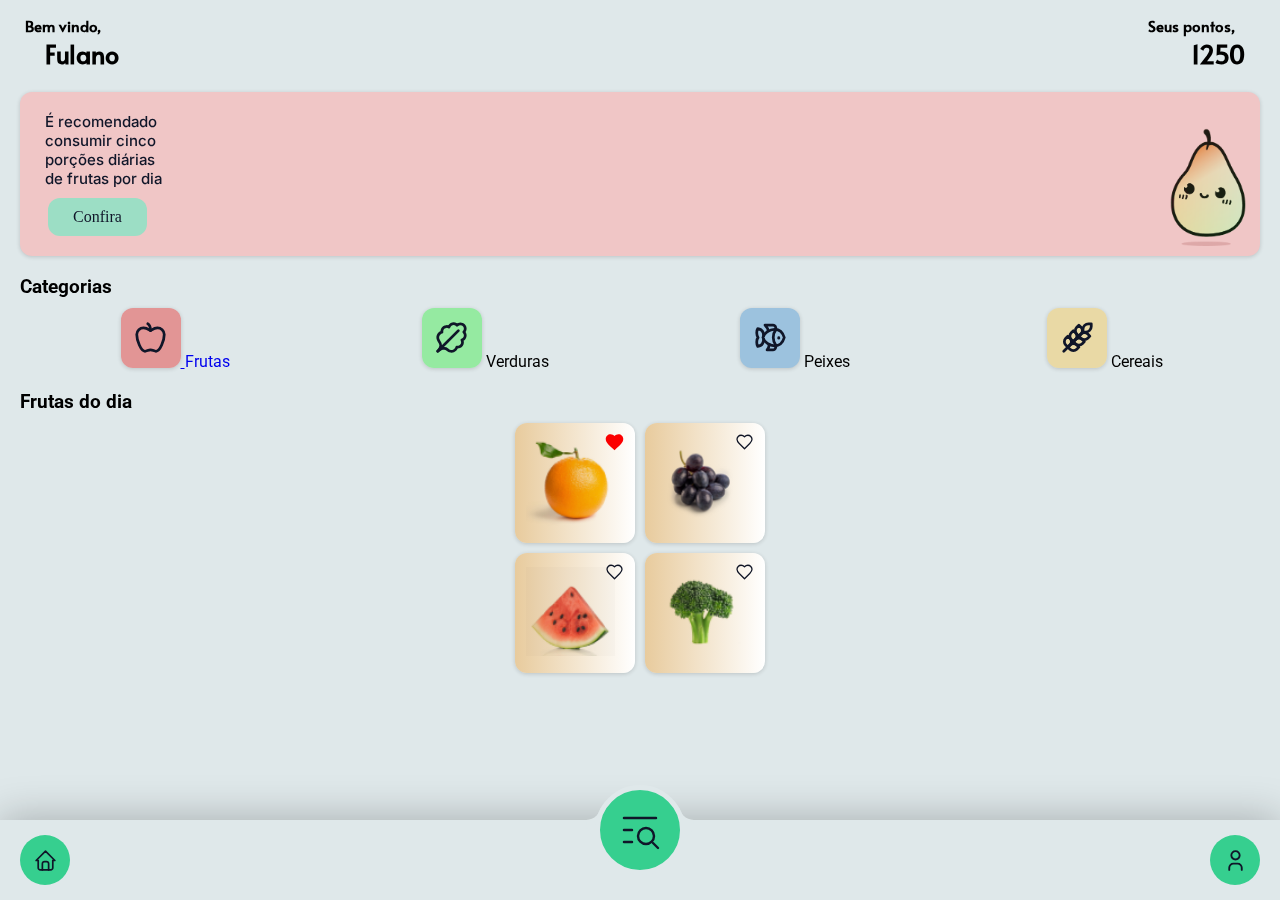
<file: index.html>
<!DOCTYPE html>
<html lang="pt-BR">
  <head>
    <meta charset="UTF-8" />
    <meta name="viewport" content="width=device-width, initial-scale=1.0" />
    <link rel="stylesheet" href="style/style.css" />

    <style>
      @import url("https://fonts.googleapis.com/css2?family=Alata&family=Inter:wght@400;500&family=Roboto:wght@400;500&display=swap");
    </style>
    <title>Home</title>
  </head>
  <body>
    <main>
      <header>
        <div class="header-menu">
          <h3>Bem vindo,</h3>
          <h2>Fulano</h2>
        </div>
        <div class="nome-pontos">
          <h3>Seus pontos,</h3>
          <h2>1250</h2>
        </div>
      </header>
      <!-- FIM DA HEADER -->

      <section class="noticia">
        <div class="container-noticias">
          <div class="texto-noticia">
            <h3>
              É recomendado consumir cinco porções diárias <br />de frutas por
              dia
            </h3>
          </div>
          <!-- <div class="botao-noticia"> -->
          <button class="botao-noticia">
            <a href="login.html"> Confira </a>
          </button>
          <!-- </div> -->
        </div>
        <div class="imagem-pera">
          <img src="image 9.png" alt="" />
        </div>
      </section>
      <!-- FIM NOTICIA -->

      <section class="categorias">
        <h3 class="titulo-categorias">Categorias</h3>
        <div class="container-botoes-categoria">
          <div>
            <a href="#">
              <button class="frutas-botao"></button>
              <p class="fruta-p">Frutas</p>
            </a>
          </div>
          <div>
            <button class="Verduras-botao"></button>
            <p class="verdura-p">Verduras</p>
          </div>
          <div>
            <button class="Peixes-botao"></button>
            <p class="peixe-p">Peixes</p>
          </div>
          <div>
            <button class="Cereais-botao"></button>
            <p class="cereais-p">Cereais</p>
          </div>
        </div>
      </section>
      <!-- FIM CATEGORIAS -->

      <section class="frutas-dia">
        <h3 class="titulo-frutas-dia">Frutas do dia</h3>
        <div class="container-frutas">
          <div class="fruta-laranja">
            <img class="heart-cheio" src="heart.svg" alt="favorito" />
            <img src="image 15.png" alt="fruta" />
          </div>
          <div class="fruta-uva">
            <img class="heart-cheio" src="heart-vazio.svg" alt="favorito" />
            <img src="uva.png" alt="fruta" />
          </div>
          <div class="fruta-melancia">
            <img class="heart-cheio" src="heart-vazio.svg" alt="favorito" />
            <img src="melancia.png" alt="fruta" />
          </div>
          <div class="fruta-brocolis">
            <img class="heart-cheio" src="heart-vazio.svg" alt="favorito" />
            <img src="brocolis.png" alt="fruta" />
          </div>
        </div>
      </section>
      <!-- FIM FRUTAS DO DIA -->
    </main>

    <footer class="footer-barra">
      <div class="home-user">
        <span class="button-home"></span>
        <span class="button-list"><div class="margem-botao"></div></span>

        <span class="button-user"></span>
      </div>
    </footer>
  </body>
</html>
</file>
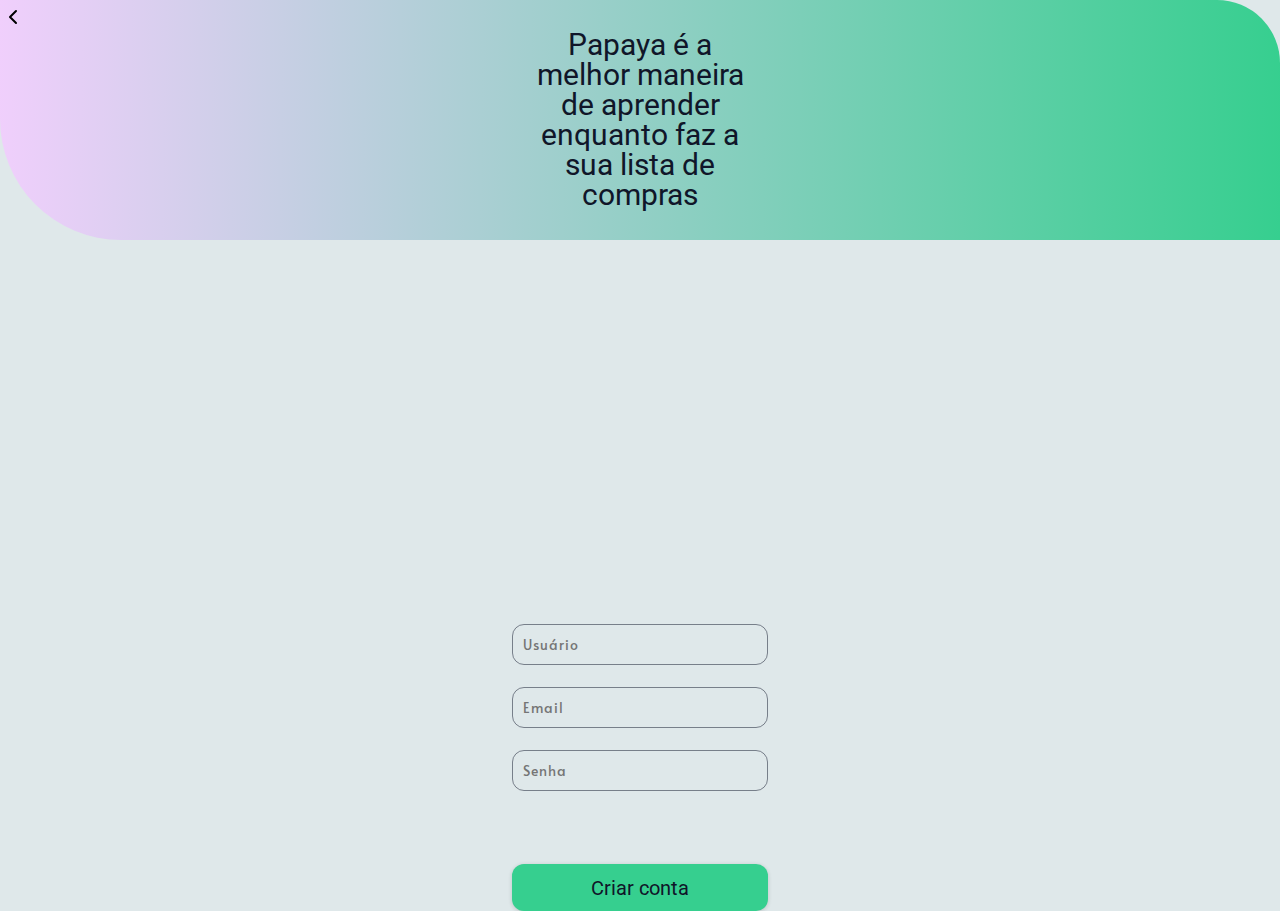
<file: cadastro.html>
<!DOCTYPE html>
<html lang="pt-BR">
  <head>
    <meta charset="UTF-8" />
    <meta name="viewport" content="width=device-width, initial-scale=1.0" />
    <title>Cadastro</title>
    <link rel="stylesheet" href="style/style.css" />
    <style>
      @import url("https://fonts.googleapis.com/css2?family=Alata&family=Inter:wght@400;500&family=Roboto:wght@400;500&display=swap");
    </style>
  </head>
  <body>
    <div class="cadastro-fundo">
      <div class="texto-h1">
        Papaya é a melhor maneira de aprender enquanto faz a sua lista de
        compras
      </div>
    </div>
    
    <div class="container-cadastro">
      <div class="form-container">
        <input type="text" placeholder="Usuário" />
        <input type="password" placeholder="Email" />
        <input type="password" placeholder="Senha" />
        <a href="login.html">
          <button class="criar-conta" type="submit">Criar conta</button>
        </a>
      </div>
    </div>
  </body>
</html>
</file>
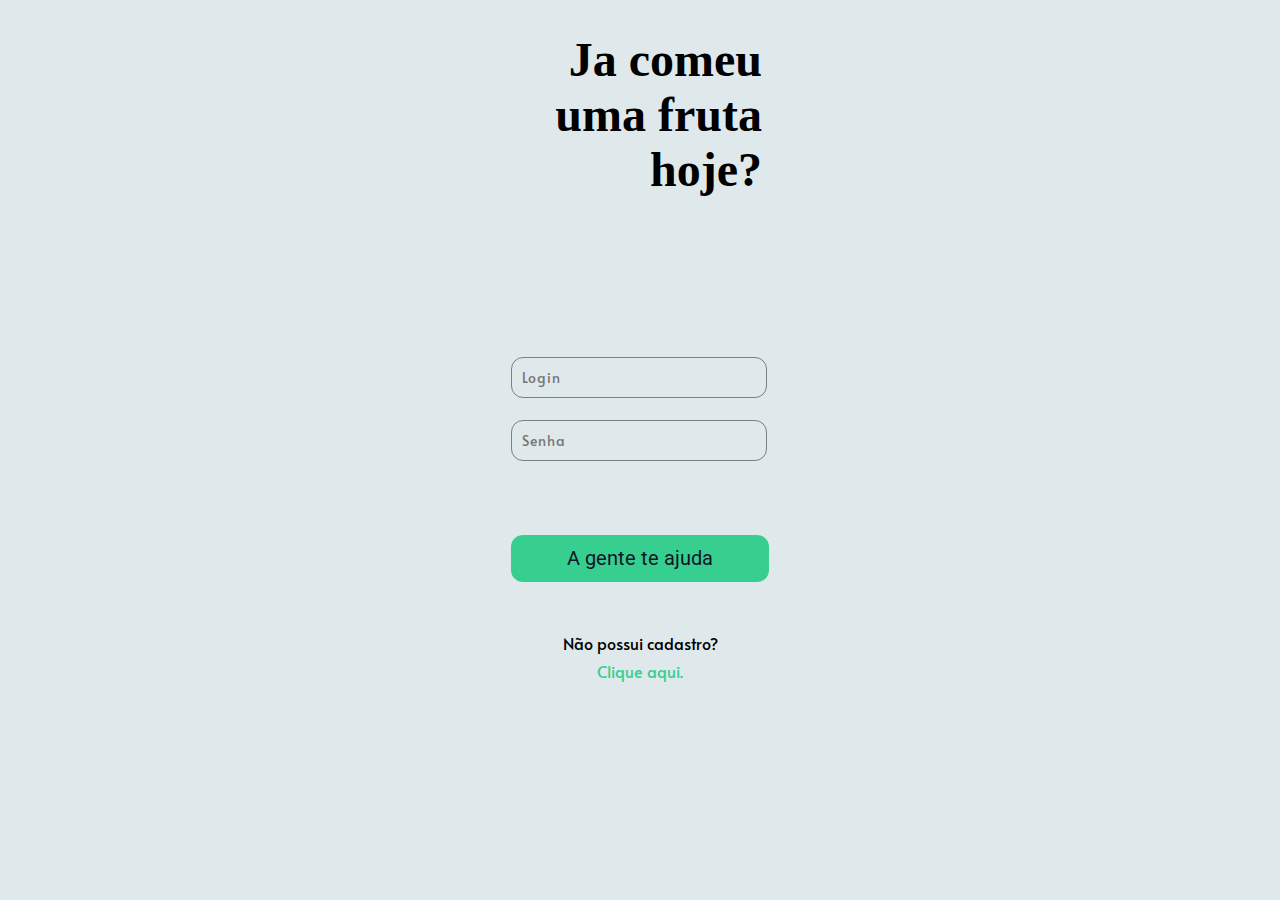
<file: login.html>
<!DOCTYPE html>
<html lang="pt-BR">
  <head>
    <meta charset="UTF-8" />
    <meta name="viewport" content="width=device-width, initial-scale=1.0" />
    <title>Login</title>
    <link rel="stylesheet" href="style/style.css" />
    <style>
      @import url("https://fonts.googleapis.com/css2?family=Alata&family=Inter:wght@400;500&family=Roboto:wght@400;500&display=swap");
    </style>
  </head>
  <body>
    <div class="container-login">
      <div class="lidar-div">
        <h1 class="lidar">Ja comeu uma fruta hoje?</h1>
      </div>
      <div class="form-container">
        <input type="text" placeholder="Login" />
        <input type="password" placeholder="Senha" />
        <button class="botao-login" type="submit">
          <a href="index.html">A gente te ajuda</a>
        </button>
      </div>
    </div>
    <div class="footer-login">
      <p>Não possui cadastro?</p>
      <button class="cadastro-link">
        <a href="cadastro.html">Clique aqui.</a>
      </button>
    </div>
  </body>
</html>
</file>
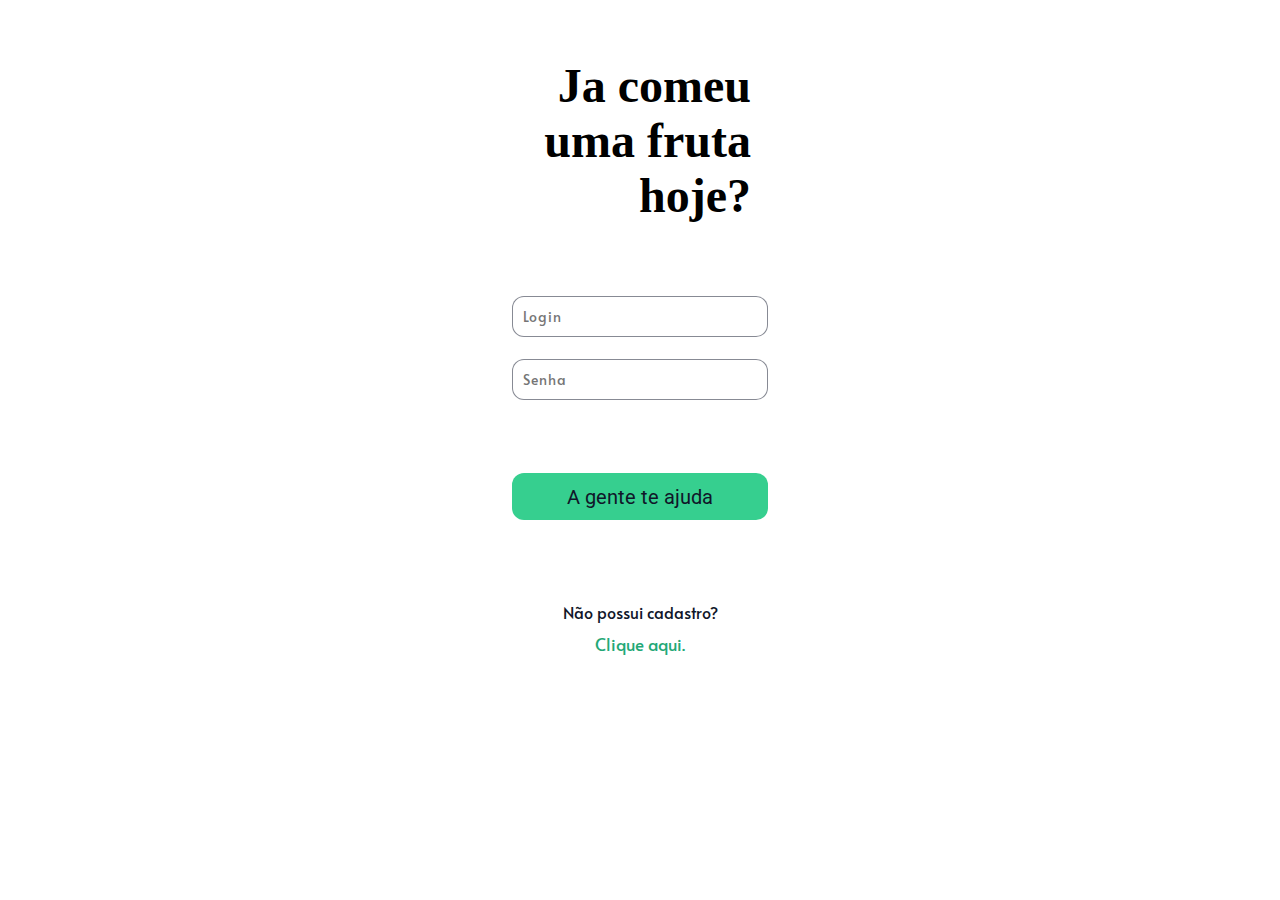
<file: papaya-login.html>
<!DOCTYPE html>
<html lang="pt-BR">
  <head>
    <meta charset="UTF-8" />
    <meta name="viewport" content="width=device-width, initial-scale=1.0" />
    <title>Login</title>
    <link rel="stylesheet" href="style/papaya-login.css" />
    <style>
      @import url("https://fonts.googleapis.com/css2?family=Alata&family=Inter:wght@400;500&family=Roboto:wght@400;500&display=swap");
    </style>
  </head>
  <body>
    <div class="container-login">
      <h1>Ja comeu uma fruta hoje?</h1>
      <div class="form-container">
        <input type="text" placeholder="Login" />
        <input type="password" placeholder="Senha" />
        <button class="botao-login" type="submit">A gente te ajuda</button>
      </div>
      <div class="container-cadastro-link">
        <p>Não possui cadastro?</p>
        <a href="#" class="cadastro-link">Clique aqui.</a>
      </div>
    </div>
  </body>
</html>
</file>
<file: style/style.css>
@import url(header-main.css);
@import url(noticia.css);
@import url(cadastro.css);
@import url(login.css);
@import url(categorias.css);
@import url(fruta-do-dia.css);
@import url(footer.css);

html {
  margin: 0px;
  /* height: -webkit-fill-available; */
}
body {
  display: flex;
  flex-direction: column;
  background-color: var(--fundo);
  margin: 0;
  padding: 0;
  height: 100vh;
  /* height: -webkit-fill-available; */
}
main{
  flex: 1;
  overflow: scroll;
}

input,
textarea,
button,
select,
a {
  -webkit-tap-highlight-color: transparent;
}
a:visited {
  color: inherit;
}
</file>
<file: style/papaya-login.css>
/* font-family: 'Alata', sans-serif;
font-family: 'Inter', sans-serif;
font-family: 'Roboto', sans-serif; */
:root {
  --fundo: #dfe8ea;
  --borda: rgba(16, 22, 41, 0.5);
  --verde: #36cf8f;
}

body {
  margin: 0;
  padding: 0;
}

.container {
  width: 404px;
  height: 634px;
  display: grid;
  grid-template-columns: 1fr;
  background-color: var(--fundo);
}

.container-login h1 {
  text-align: right;
  margin-top: 58px;
  margin-bottom: 73px;
  margin-left: auto;
  margin-right: auto;
  font-size: 48px;
  max-width: 222px;
}

.form-container {
  /* background-color: rgba(0, 0, 0, 0.301); */
  display: grid;
  justify-content: center;
  width: 100%;
  gap: 22px;
}

input {
  border: 1px solid var(--borda);
  color: #101629;
  font-family: Alata;
  font-size: 14px;
  padding: 10px;
  letter-spacing: 1.05px;
  border-radius: 12px;
  width: 234px;
}
.botao-login {
  font-family: "Roboto", sans-serif;
  background-color: var(--verde);
  width: 100%;
  margin-top: 20%;
  height: 47px;
  border-radius: 12px;
  color: #101629;
  text-align: center;
  font-size: 20px;
  font-style: normal;
  font-weight: 400;
  line-height: 100.5%;
  border: 0;
}
.container-cadastro-link p,
a {
  margin-top: 84px;
  display: grid;
  justify-content: center;
  width: 100%;
}
.cadastro-link {
  text-decoration: none;
  color: var(--verde);
  font-size: 14px;
  margin-top: 10px;
}
.container-cadastro-link p {
  color: #101629;
  font-family: Alata;
  font-size: 16px;
  font-style: normal;
  font-weight: 400;
  line-height: 100%; /* 16px */
}
.container-cadastro-link a {
  color: #23a876;
  text-align: center;
  font-family: Alata;
  font-size: 17px;
  font-style: normal;
  font-weight: 400;
  line-height: 100%; /* 17px */
}
</file>
